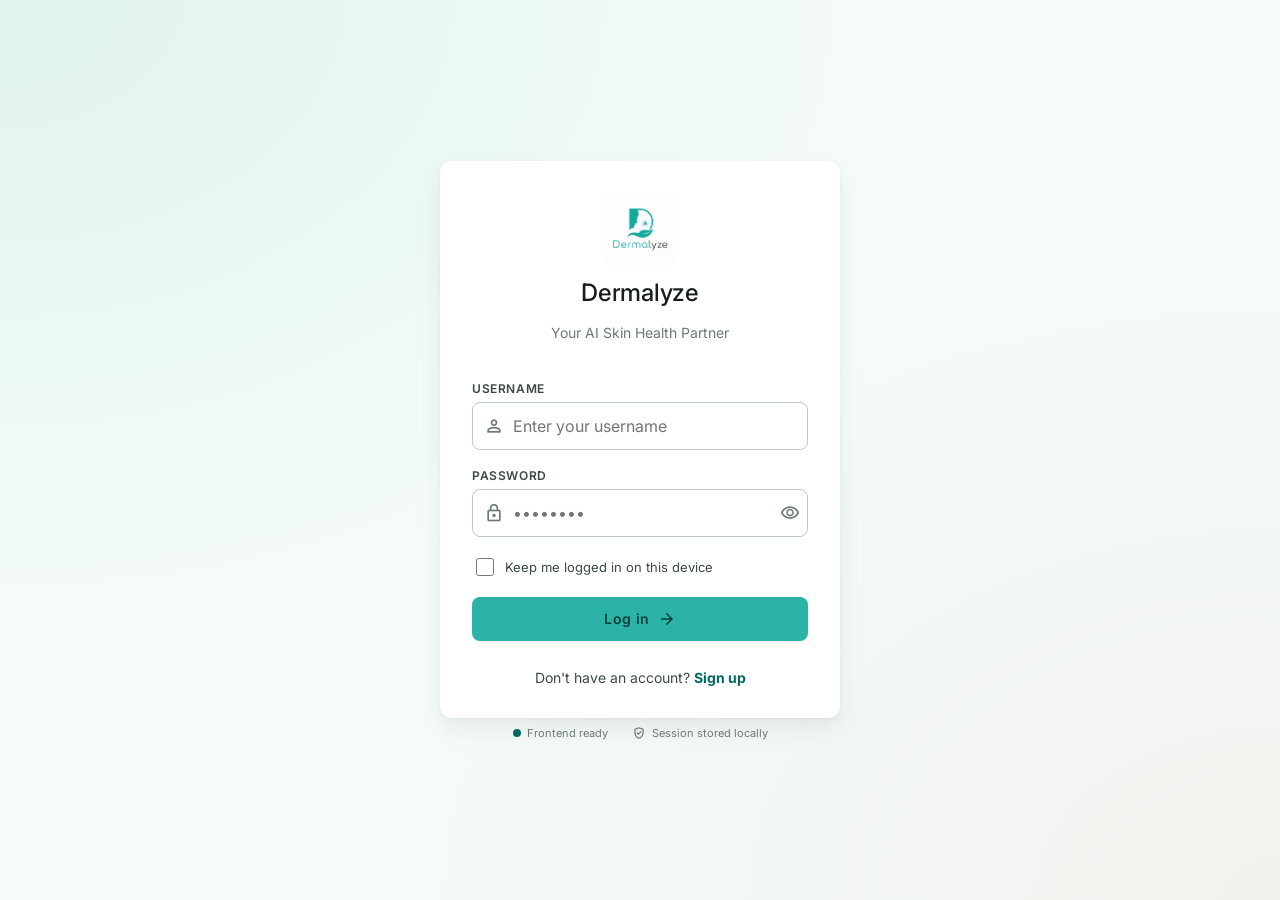
<file: frontend/index.html>
<!DOCTYPE html>
<html lang="en">
<head>
  <meta charset="UTF-8">
  <meta name="viewport" content="width=device-width, initial-scale=1.0">
  <title>Dermalyze — Log in</title>
  <link rel="preconnect" href="https://fonts.googleapis.com">
  <link href="https://fonts.googleapis.com/css2?family=Inter:wght@300;400;500;600;700;800&display=swap" rel="stylesheet">
  <link href="https://fonts.googleapis.com/css2?family=Material+Symbols+Outlined:wght,FILL@100..700,0..1&display=swap" rel="stylesheet">
  <link rel="stylesheet" href="css/style.css">
  <style>
    body.auth-body {
      min-height: 100vh;
      display: flex;
      align-items: center;
      justify-content: center;
      padding: 24px 16px;
      background:
        radial-gradient(at 0% 0%, rgba(43, 179, 168, 0.10) 0px, transparent 50%),
        radial-gradient(at 100% 100%, rgba(152, 71, 37, 0.05) 0px, transparent 50%),
        var(--background);
    }
    .auth-card {
      width: 100%;
      max-width: 400px;
      background: var(--surface-container-lowest);
      border-radius: var(--radius-xl);
      box-shadow: 0 2px 4px rgba(0,0,0,0.04), 0 12px 24px rgba(0,0,0,0.06);
      padding: 32px;
      display: flex;
      flex-direction: column;
      align-items: center;
    }
    .auth-logo { height: 72px; width: 72px; object-fit: contain; margin-bottom: 12px; border-radius: var(--radius-lg); }
    .auth-header { text-align: center; margin-bottom: var(--section-gap); }
    .auth-form { width: 100%; display: flex; flex-direction: column; gap: 18px; }
    .auth-footer { margin-top: 28px; text-align: center; font-size: 14px; color: var(--on-surface-variant); }
  </style>
</head>
<body class="auth-body">
  <main style="width: 100%; display: flex; flex-direction: column; align-items: center;">
    <div class="auth-card">
      <img class="auth-logo" src="assets/images/logo.png" alt="Dermalyze logo">
      <div class="auth-header">
        <h1 class="text-headline-md" style="margin: 0 0 4px;">Dermalyze</h1>
        <p class="text-body-md text-outline">Your AI Skin Health Partner</p>
      </div>

      <div id="login-success-note" class="banner banner-error hidden" style="background: color-mix(in srgb, var(--primary-container) 18%, transparent); color: var(--on-primary-container); margin-bottom: 4px;">
        <span class="material-symbols-outlined">check_circle</span>
        <span>Account created — log in to continue.</span>
      </div>
      <div id="login-error" class="banner banner-error hidden">
        <span class="material-symbols-outlined">error</span>
        <span></span>
      </div>

      <form id="login-form" class="auth-form" novalidate>
        <div class="field">
          <label for="username">Username</label>
          <div class="input-wrap">
            <span class="material-symbols-outlined">person</span>
            <input id="username" name="username" type="text" placeholder="Enter your username" autocomplete="username" required>
          </div>
        </div>

        <div class="field">
          <label for="password">Password</label>
          <div class="input-wrap has-trailing">
            <span class="material-symbols-outlined">lock</span>
            <input id="password" name="password" type="password" placeholder="••••••••" autocomplete="current-password" required>
            <button class="input-trailing-btn" type="button" id="toggle-password" aria-label="Show password">
              <span class="material-symbols-outlined" style="font-size:20px;">visibility</span>
            </button>
          </div>
        </div>

        <div class="checkbox-row">
          <input type="checkbox" id="remember">
          <label for="remember">Keep me logged in on this device</label>
        </div>

        <button class="btn btn-primary btn-block" type="submit">
          Log in
          <span class="material-symbols-outlined" style="font-size:18px;">arrow_forward</span>
        </button>
      </form>

      <div class="auth-footer">
        Don't have an account?
        <a href="signup.html" style="color: var(--primary); font-weight: 700; text-decoration: none;">Sign up</a>
      </div>
    </div>

    <div class="system-status">
      <div class="dot"><span class="pulse"></span>Frontend ready</div>
      <div class="dot"><span class="material-symbols-outlined" style="font-size:14px;">verified_user</span>Session stored locally</div>
    </div>
  </main>

  <script src="js/config.js"></script>
  <script src="js/api.js"></script>
  <script src="js/auth.js"></script>
</body>
</html>
</file>
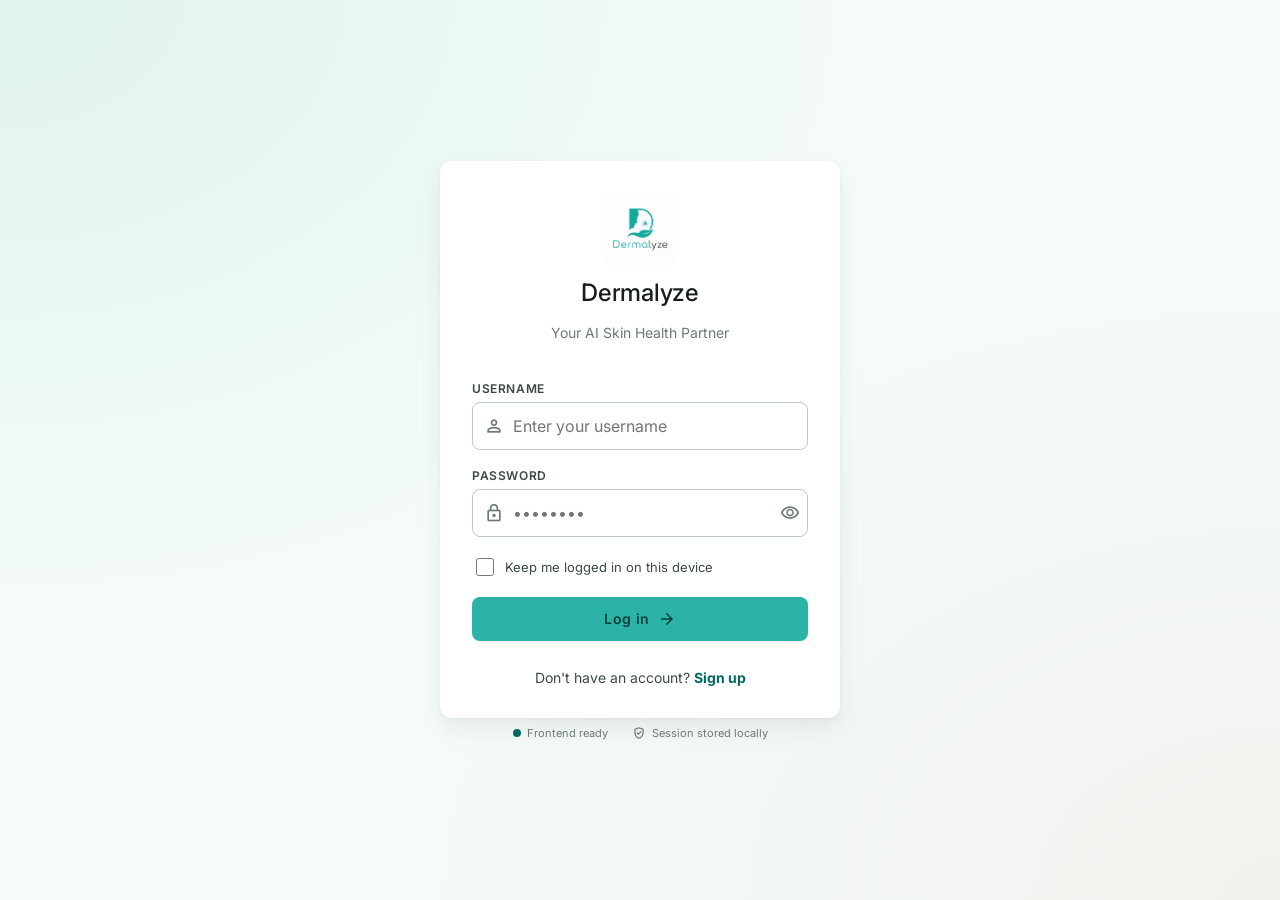
<file: frontend/body-part.html>
<!DOCTYPE html>
<html lang="en">
<head>
  <meta charset="UTF-8">
  <meta name="viewport" content="width=device-width, initial-scale=1.0">
  <title>Dermalyze — Where is the lesion?</title>
  <link rel="preconnect" href="https://fonts.googleapis.com">
  <link href="https://fonts.googleapis.com/css2?family=Inter:wght@300;400;500;600;700;800&display=swap" rel="stylesheet">
  <link href="https://fonts.googleapis.com/css2?family=Material+Symbols+Outlined:wght,FILL@100..700,0..1&display=swap" rel="stylesheet">
  <link rel="stylesheet" href="css/style.css">
</head>
<body>
  <div class="app-frame">
    <header class="topbar">
      <div class="topbar-left">
        <button class="icon-btn" data-nav-back="dashboard.html" aria-label="Go back">
          <span class="material-symbols-outlined">arrow_back</span>
        </button>
        <img class="topbar-logo" src="assets/images/logo.png" alt="">
        <span class="topbar-title">Dermalyze</span>
      </div>
      <button class="avatar-btn" data-account-btn aria-label="Account">
        <span class="material-symbols-outlined">account_circle</span>
      </button>
    </header>

    <main class="screen" style="padding-bottom: 100px;">
      <div class="stepper">
        <div class="stepper-row">
          <span class="text-label-md text-primary uppercase-label">Step 1 of 3 — Body part</span>
          <span class="text-label-sm text-outline">33%</span>
        </div>
        <div class="stepper-track"><div class="stepper-fill" style="width: 33%;"></div></div>
      </div>

      <div>
        <h1 class="text-headline-md" style="margin:0 0 6px;">Where is the lesion located?</h1>
        <p class="text-body-md text-on-surface-variant">Selecting the correct body part and side helps the model read the photo in context.</p>
      </div>

      <div class="toggle-pill">
        <button type="button" id="front-view-btn" class="active">Front</button>
        <button type="button" id="back-view-btn">Back</button>
      </div>

      <div id="regions-state" class="state-panel">
        <div class="spinner" style="border-color: color-mix(in srgb, var(--outline) 30%, transparent); border-top-color: var(--outline);"></div>
        <p>Loading body regions…</p>
      </div>

      <div id="regions-list" style="display:flex; flex-direction:column; gap:10px;"></div>

      <div id="body-part-error" class="banner banner-error hidden">
        <span class="material-symbols-outlined">error</span>
        <span></span>
      </div>
    </main>

    <footer style="position: sticky; bottom: 0; background: var(--surface-container-lowest); border-top: 1px solid var(--outline-variant); padding: 16px; display:flex; gap:12px;">
      <a href="dashboard.html" class="btn btn-outline" style="flex:1;">Cancel</a>
      <button id="next-step-btn" class="btn btn-primary" style="flex: 2;" disabled>Next: Upload photo</button>
    </footer>
  </div>

  <script src="js/config.js"></script>
  <script src="js/api.js"></script>
  <script src="js/auth.js"></script>
  <script src="js/nav.js"></script>
  <script src="js/body-part.js"></script>
</body>
</html>
</file>
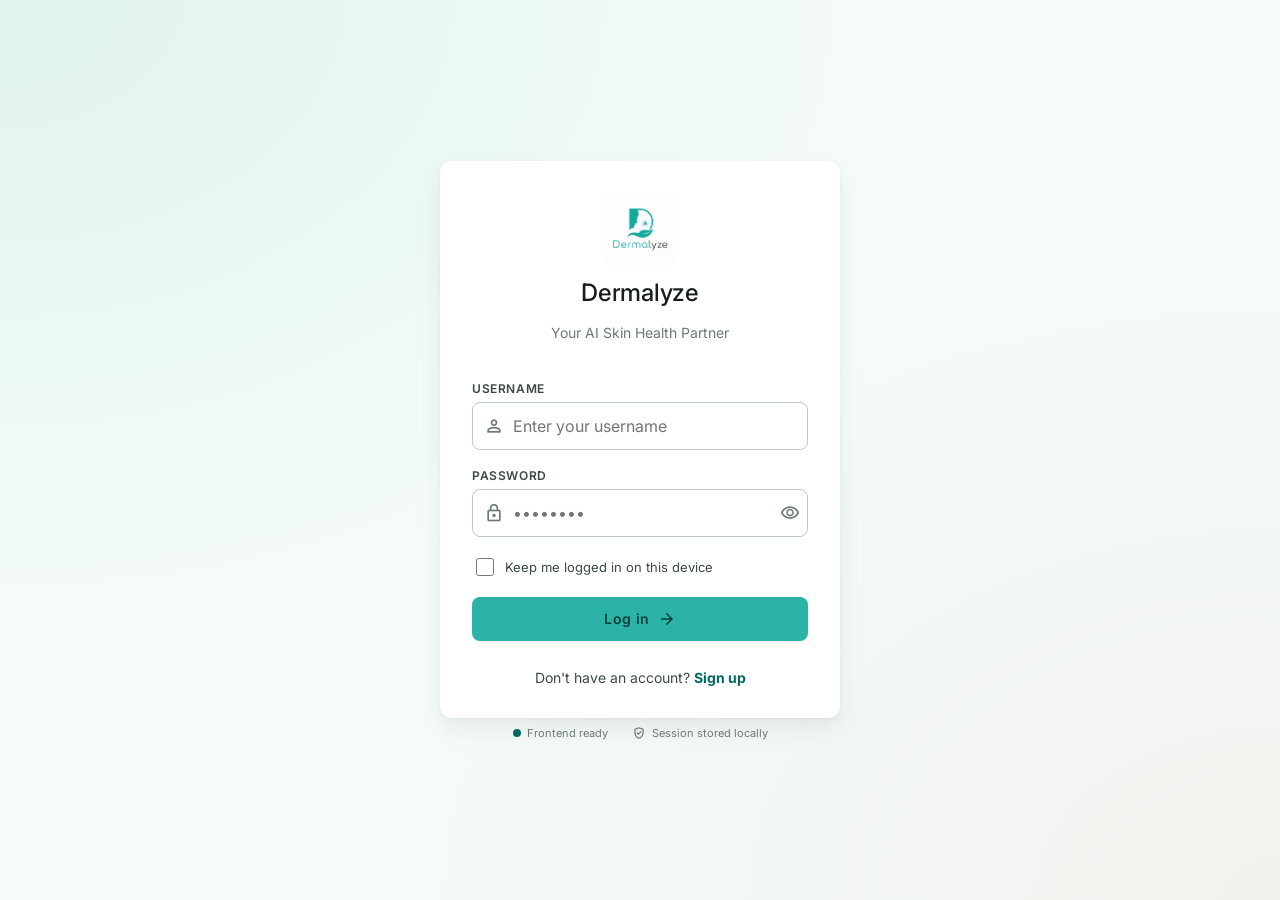
<file: frontend/hospitals.html>
<!DOCTYPE html>
<html lang="en">
<head>
  <meta charset="UTF-8">
  <meta name="viewport" content="width=device-width, initial-scale=1.0">
  <title>Dermalyze — Nearby dermatologists</title>
  <link rel="preconnect" href="https://fonts.googleapis.com">
  <link href="https://fonts.googleapis.com/css2?family=Inter:wght@300;400;500;600;700;800&display=swap" rel="stylesheet">
  <link href="https://fonts.googleapis.com/css2?family=Material+Symbols+Outlined:wght,FILL@100..700,0..1&display=swap" rel="stylesheet">
  <link rel="stylesheet" href="css/style.css">
</head>
<body>
  <div class="app-frame">
    <header class="topbar">
      <div class="topbar-left">
        <button class="icon-btn" data-nav-back="dashboard.html" aria-label="Go back">
          <span class="material-symbols-outlined">arrow_back</span>
        </button>
        <span class="topbar-title">Nearby dermatologists</span>
      </div>
      <button class="avatar-btn" data-account-btn aria-label="Account">
        <span class="material-symbols-outlined">account_circle</span>
      </button>
    </header>

    <main class="screen">
      <div id="location-banner" class="banner banner-error hidden">
        <span class="material-symbols-outlined">location_off</span>
        <span></span>
      </div>

      <div style="display:flex; gap:8px; overflow-x:auto; padding-bottom:2px;">
        <button type="button" class="radius-chip" data-radius="1500" style="white-space:nowrap; padding:8px 16px; border-radius:999px; border:1px solid var(--outline-variant); background:var(--surface-container-lowest); font-size:13px; font-weight:600; color:var(--on-surface-variant); cursor:pointer;">1.5 km</button>
        <button type="button" class="radius-chip active" data-radius="3000" style="white-space:nowrap; padding:8px 16px; border-radius:999px; border:1px solid var(--primary); background:var(--primary); color:var(--on-primary); font-size:13px; font-weight:600; cursor:pointer;">3 km</button>
        <button type="button" class="radius-chip" data-radius="7000" style="white-space:nowrap; padding:8px 16px; border-radius:999px; border:1px solid var(--outline-variant); background:var(--surface-container-lowest); font-size:13px; font-weight:600; color:var(--on-surface-variant); cursor:pointer;">7 km</button>
        <button type="button" class="radius-chip" data-radius="10000" style="white-space:nowrap; padding:8px 16px; border-radius:999px; border:1px solid var(--outline-variant); background:var(--surface-container-lowest); font-size:13px; font-weight:600; color:var(--on-surface-variant); cursor:pointer;">10 km</button>
      </div>

      <div id="clinics-state" class="state-panel">
        <div class="spinner" style="border-color: color-mix(in srgb, var(--outline) 30%, transparent); border-top-color: var(--outline);"></div>
        <p>Getting your location…</p>
      </div>

      <div id="clinics-list" style="display:flex; flex-direction:column; gap:12px;"></div>
    </main>

    <nav class="bottom-nav">
      <a class="nav-item" href="dashboard.html">
        <span class="material-symbols-outlined">dashboard</span>
        <span class="label">Dashboard</span>
      </a>
      <a class="nav-item active" href="hospitals.html">
        <span class="material-symbols-outlined">medical_services</span>
        <span class="label">Clinics</span>
      </a>
      <a class="nav-item" href="support.html">
        <span class="material-symbols-outlined">help_center</span>
        <span class="label">Support</span>
      </a>
    </nav>
  </div>

  <script src="js/config.js"></script>
  <script src="js/api.js"></script>
  <script src="js/auth.js"></script>
  <script src="js/nav.js"></script>
  <script src="js/hospitals.js"></script>
</body>
</html>
</file>
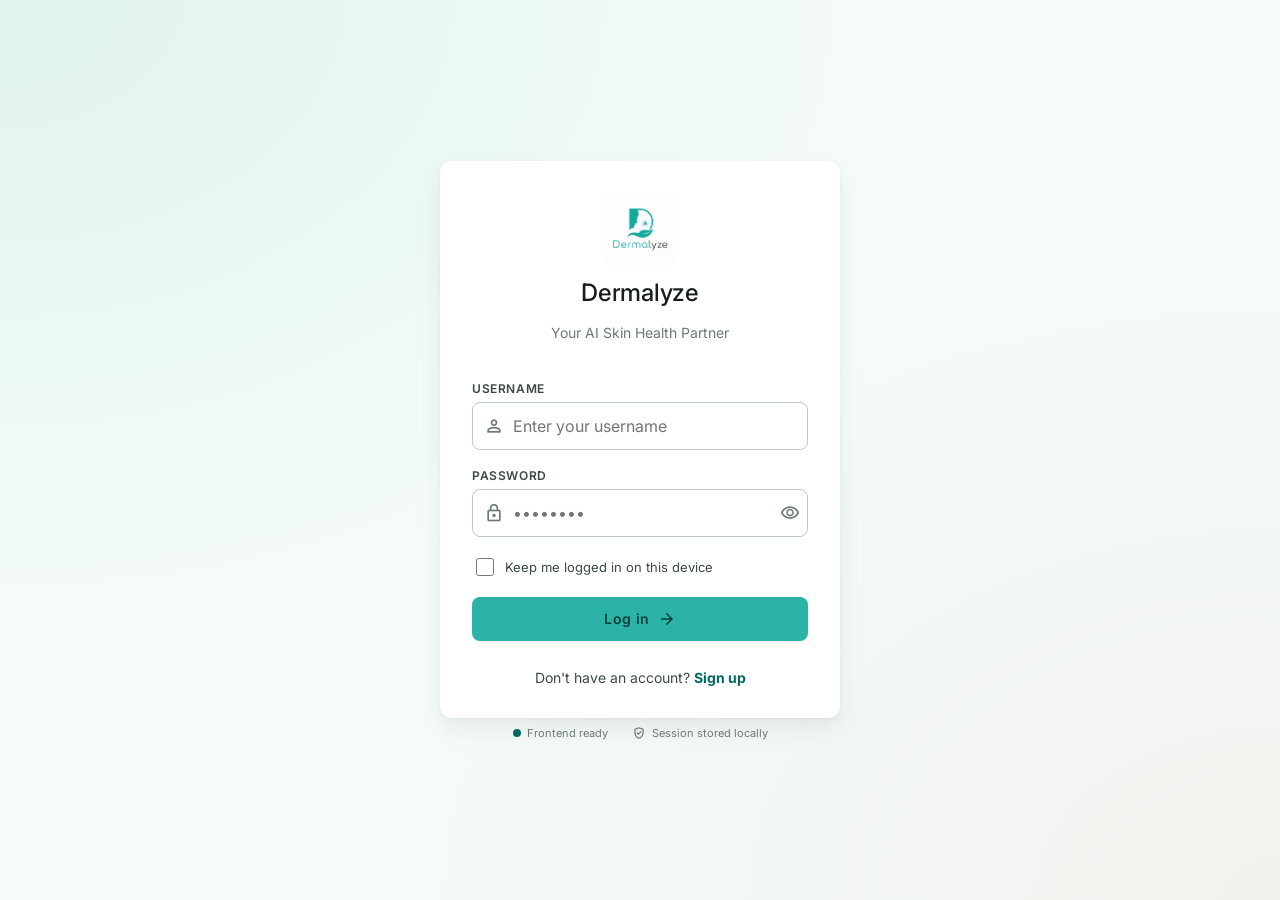
<file: frontend/results.html>
<!DOCTYPE html>
<html lang="en">
<head>
  <meta charset="UTF-8">
  <meta name="viewport" content="width=device-width, initial-scale=1.0">
  <title>Dermalyze — Analysis result</title>
  <link rel="preconnect" href="https://fonts.googleapis.com">
  <link href="https://fonts.googleapis.com/css2?family=Inter:wght@300;400;500;600;700;800&display=swap" rel="stylesheet">
  <link href="https://fonts.googleapis.com/css2?family=Material+Symbols+Outlined:wght,FILL@100..700,0..1&display=swap" rel="stylesheet">
  <link rel="stylesheet" href="css/style.css">
  <style>
    @media print {
      .topbar, .bottom-nav, footer, #next-steps { display: none !important; }
      .app-frame { box-shadow: none; margin: 0; max-width: 100%; }
      body { background: #fff; }
    }
  </style>
</head>
<body>
  <div class="app-frame">
    <header class="topbar">
      <div class="topbar-left">
        <button class="icon-btn" data-nav-back="upload.html" aria-label="Go back">
          <span class="material-symbols-outlined">arrow_back</span>
        </button>
        <span class="topbar-title">Analysis result</span>
      </div>
      <button class="avatar-btn" data-account-btn aria-label="Account">
        <span class="material-symbols-outlined">account_circle</span>
      </button>
    </header>

    <main class="screen">
      <div id="result-content" class="hidden" style="display:flex; flex-direction:column; gap: var(--section-gap);">
        <div class="stepper">
          <div class="stepper-row">
            <span class="text-label-sm text-outline uppercase-label">Step 3 of 3 — Result</span>
          </div>
          <div class="stepper-track"><div id="stepper-fill" class="stepper-fill" style="width:100%;"></div></div>
        </div>

        <div id="image-section" class="hidden" style="position:relative;">
          <div class="preview-frame">
            <img id="result-img" alt="Analyzed lesion photo">
          </div>
          <div class="preview-badge" style="position:absolute; top:12px; left:12px;">
            <span class="material-symbols-outlined" style="font-size:16px;">location_on</span>
            <span id="result-region-label">—</span>
          </div>
        </div>

        <section class="card" style="display:flex; flex-direction:column; align-items:center; gap: var(--stack-gap);">
          <div class="gauge-wrap">
            <svg viewBox="0 0 36 36">
              <circle class="gauge-track" cx="18" cy="18" r="16" fill="none" stroke-width="2.5"></circle>
              <circle id="gauge-fill" class="gauge-fill" cx="18" cy="18" r="16" fill="none" stroke-width="2.5" stroke-dasharray="0, 100"></circle>
            </svg>
            <div class="gauge-center">
              <span class="gauge-percent" id="gauge-percent">—</span>
              <span class="gauge-label" id="gauge-label">—</span>
            </div>
          </div>
          <div id="risk-badge" class="badge"></div>

          <p class="quote-line" id="gemini-report" style="width:100%; margin: 8px 0 0;"></p>

          <div id="rank-section" style="width:100%; display:none; flex-direction:column; gap:8px;">
            <h3 class="text-label-md text-outline uppercase-label" style="margin: 8px 0 0;">Other candidates considered</h3>
            <div class="rank-list" id="rank-list"></div>
          </div>
        </section>

        <section id="next-steps" style="display:flex; flex-direction:column; gap: var(--stack-gap);">
          <h3 class="text-headline-sm" style="margin:0;">Recommended next steps</h3>
          <div style="display:flex; flex-direction:column; gap:12px;">
            <a id="clinic-cta" href="hospitals.html" class="btn btn-danger hidden">
              <span class="material-symbols-outlined">calendar_month</span>
              Find a dermatologist nearby
            </a>
            <button id="print-btn" class="btn btn-outline">
              <span class="material-symbols-outlined">picture_as_pdf</span>
              Download / print report
            </button>
          </div>
        </section>

        <section class="disclaimer">
          <span class="material-symbols-outlined">info</span>
          <p>This AI-generated analysis is for informational purposes only and is not a clinical diagnosis. Always consult a licensed dermatologist for medical advice before making any health-related decisions.</p>
        </section>
      </div>

      <div id="empty-state" class="state-panel hidden">
        <span class="material-symbols-outlined">image_search</span>
        <h3>No analysis to show</h3>
        <p>Start a new scan to see a result here.</p>
        <a href="body-part.html" class="btn btn-primary">Start a scan</a>
      </div>

      <div id="model-unavailable" class="state-panel hidden">
        <span class="material-symbols-outlined">cloud_off</span>
        <h3>Prediction model not deployed yet</h3>
        <p id="model-unavailable-detail">The Vertex AI endpoint hasn't been configured on the backend yet, so classification isn't available.</p>
        <a href="upload.html" class="btn btn-primary">Back to upload</a>
      </div>
    </main>

    <nav class="bottom-nav">
      <a class="nav-item" href="dashboard.html">
        <span class="material-symbols-outlined">dashboard</span>
        <span class="label">Dashboard</span>
      </a>
      <a class="nav-item active" href="hospitals.html">
        <span class="material-symbols-outlined">medical_services</span>
        <span class="label">Clinics</span>
      </a>
      <a class="nav-item" href="support.html">
        <span class="material-symbols-outlined">help_center</span>
        <span class="label">Support</span>
      </a>
    </nav>
  </div>

  <script src="js/config.js"></script>
  <script src="js/api.js"></script>
  <script src="js/auth.js"></script>
  <script src="js/nav.js"></script>
  <script src="js/results.js"></script>
</body>
</html>
</file>
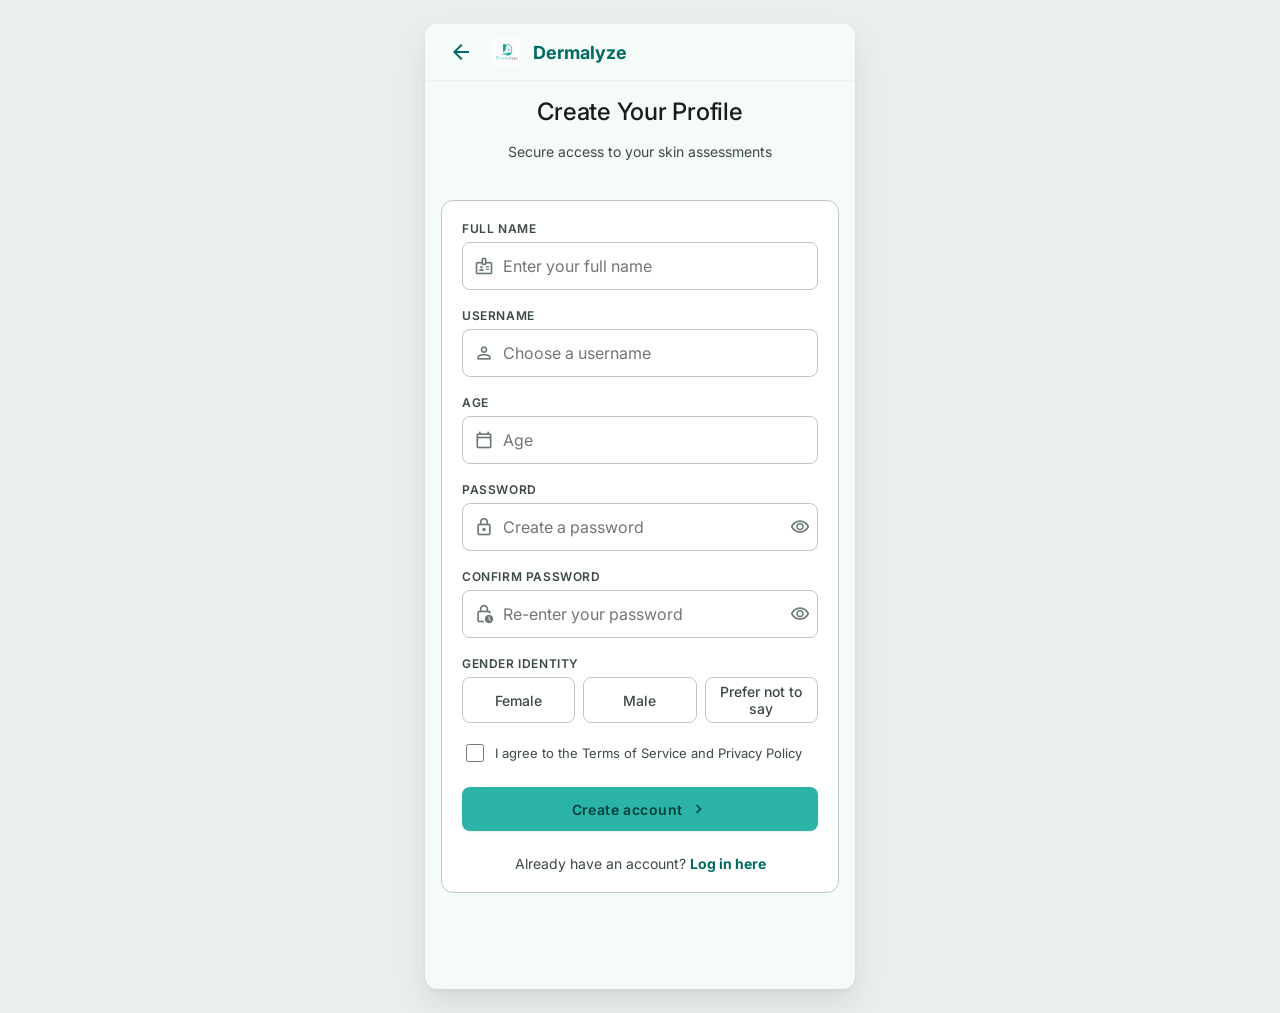
<file: frontend/signup.html>
<!DOCTYPE html>
<html lang="en">
<head>
  <meta charset="UTF-8">
  <meta name="viewport" content="width=device-width, initial-scale=1.0">
  <title>Dermalyze — Create your profile</title>
  <link rel="preconnect" href="https://fonts.googleapis.com">
  <link href="https://fonts.googleapis.com/css2?family=Inter:wght@300;400;500;600;700;800&display=swap" rel="stylesheet">
  <link href="https://fonts.googleapis.com/css2?family=Material+Symbols+Outlined:wght,FILL@100..700,0..1&display=swap" rel="stylesheet">
  <link rel="stylesheet" href="css/style.css">
</head>
<body>
  <div class="app-frame">
    <header class="topbar">
      <div class="topbar-left">
        <button class="icon-btn" data-nav-back="index.html" aria-label="Go back">
          <span class="material-symbols-outlined">arrow_back</span>
        </button>
        <img class="topbar-logo" src="assets/images/logo.png" alt="">
        <span class="topbar-title">Dermalyze</span>
      </div>
    </header>

    <main class="screen screen-narrow">
      <div style="text-align:center;">
        <h1 class="text-headline-md" style="margin: 0 0 6px;">Create Your Profile</h1>
        <p class="text-body-md text-on-surface-variant">Secure access to your skin assessments</p>
      </div>

      <div class="card">
        <div id="signup-error" class="banner banner-error hidden" style="margin-bottom: 16px;">
          <span class="material-symbols-outlined">error</span>
          <span></span>
        </div>

        <form id="signup-form" novalidate style="display:flex; flex-direction:column; gap:18px;">
          <div class="field">
            <label for="full-name">Full name</label>
            <div class="input-wrap">
              <span class="material-symbols-outlined">badge</span>
              <input id="full-name" type="text" placeholder="Enter your full name" autocomplete="name" required>
            </div>
          </div>

          <div class="field">
            <label for="username">Username</label>
            <div class="input-wrap">
              <span class="material-symbols-outlined">person</span>
              <input id="username" type="text" placeholder="Choose a username" autocomplete="username" required>
            </div>
          </div>

          <div class="field">
            <label for="age">Age</label>
            <div class="input-wrap">
              <span class="material-symbols-outlined">calendar_today</span>
              <input id="age" type="number" min="1" max="120" placeholder="Age" required>
            </div>
          </div>

          <div class="field">
            <label for="password">Password</label>
            <div class="input-wrap has-trailing">
              <span class="material-symbols-outlined">lock</span>
              <input id="password" type="password" placeholder="Create a password" autocomplete="new-password" required>
              <button class="input-trailing-btn toggle-password" type="button" aria-label="Show password">
                <span class="material-symbols-outlined" style="font-size:20px;">visibility</span>
              </button>
            </div>
          </div>

          <div class="field">
            <label for="confirm-password">Confirm password</label>
            <div class="input-wrap has-trailing">
              <span class="material-symbols-outlined">lock_clock</span>
              <input id="confirm-password" type="password" placeholder="Re-enter your password" autocomplete="new-password" required>
              <button class="input-trailing-btn toggle-password" type="button" aria-label="Show password">
                <span class="material-symbols-outlined" style="font-size:20px;">visibility</span>
              </button>
            </div>
          </div>

          <div class="field">
            <label>Gender identity</label>
            <div class="segmented" data-cols="3">
              <button type="button" class="sex-btn" data-sex="female">Female</button>
              <button type="button" class="sex-btn" data-sex="male">Male</button>
              <button type="button" class="sex-btn" data-sex="prefer_not_to_say">Prefer not to say</button>
            </div>
            <input type="hidden" id="sex-input">
          </div>

          <div class="checkbox-row">
            <input type="checkbox" id="agree-terms" required>
            <label for="agree-terms">I agree to the Terms of Service and Privacy Policy</label>
          </div>

          <button class="btn btn-primary btn-block" type="submit" style="margin-top: 4px;">
            Create account
            <span class="material-symbols-outlined" style="font-size:18px;">chevron_right</span>
          </button>
        </form>

        <div class="auth-footer" style="margin-top: 24px; text-align:center; font-size: 14px; color: var(--on-surface-variant);">
          Already have an account?
          <a href="index.html" style="color: var(--primary); font-weight: 700; text-decoration: none;">Log in here</a>
        </div>
      </div>
    </main>
  </div>

  <script src="js/config.js"></script>
  <script src="js/api.js"></script>
  <script src="js/auth.js"></script>
</body>
</html>
</file>
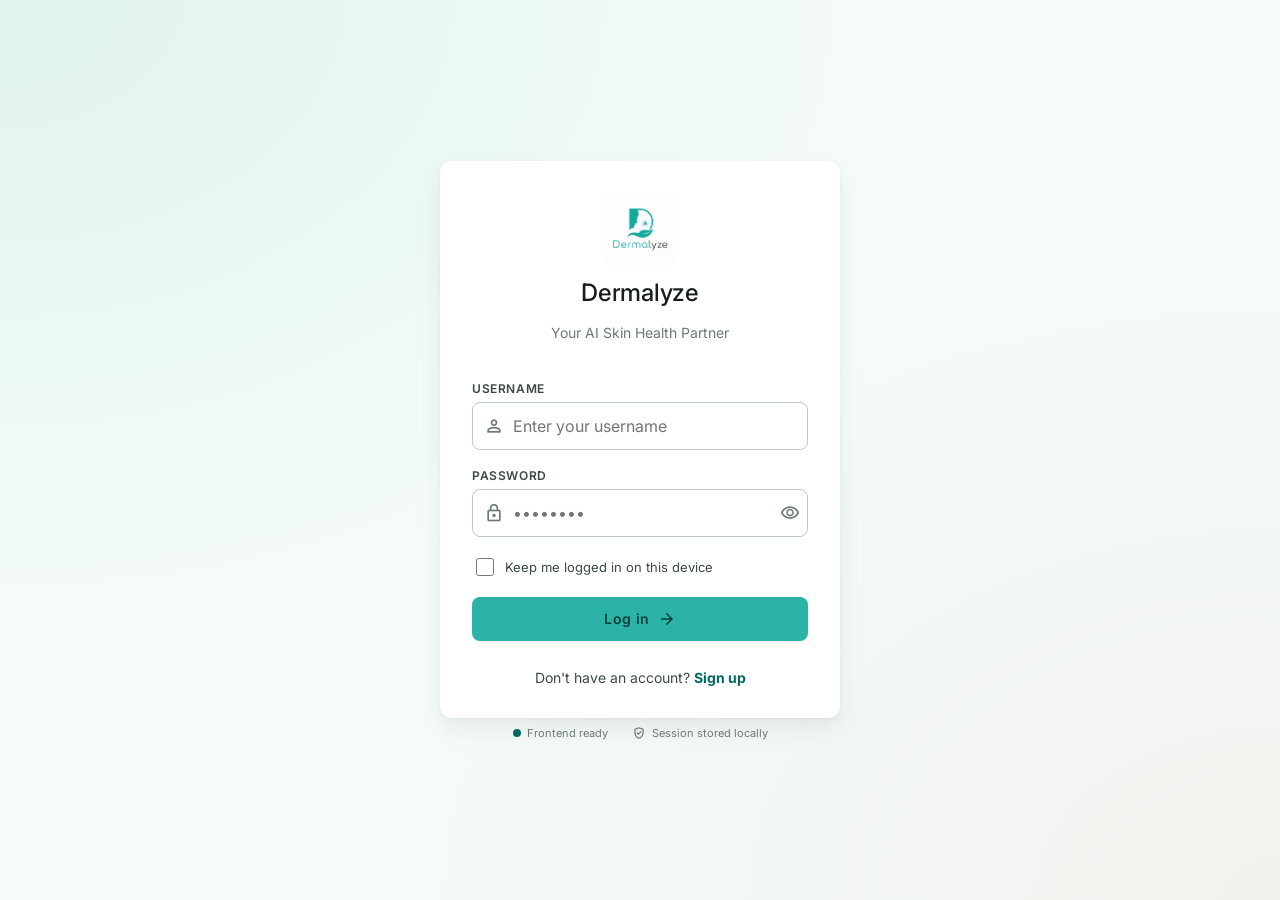
<file: frontend/support.html>
<!DOCTYPE html>
<html lang="en">
<head>
  <meta charset="UTF-8">
  <meta name="viewport" content="width=device-width, initial-scale=1.0">
  <title>Dermalyze — Support</title>
  <link rel="preconnect" href="https://fonts.googleapis.com">
  <link href="https://fonts.googleapis.com/css2?family=Inter:wght@300;400;500;600;700;800&display=swap" rel="stylesheet">
  <link href="https://fonts.googleapis.com/css2?family=Material+Symbols+Outlined:wght,FILL@100..700,0..1&display=swap" rel="stylesheet">
  <link rel="stylesheet" href="css/style.css">
</head>
<body>
  <div class="app-frame">
    <header class="topbar">
      <div class="topbar-left">
        <button class="icon-btn" data-nav-back="dashboard.html" aria-label="Go back">
          <span class="material-symbols-outlined">arrow_back</span>
        </button>
        <span class="topbar-title">Support</span>
      </div>
      <button class="avatar-btn" data-account-btn aria-label="Account">
        <span class="material-symbols-outlined">account_circle</span>
      </button>
    </header>

    <main class="screen">
      <div class="card">
        <h2 class="text-headline-sm" style="margin:0 0 6px;">How Dermalyze works</h2>
        <div style="display:flex; flex-direction:column; gap:14px; margin-top:12px;">
          <div style="display:flex; gap:12px;">
            <span class="material-symbols-outlined text-primary">looks_one</span>
            <p class="text-body-md" style="margin:0;">Pick the body area the lesion is on, front or back.</p>
          </div>
          <div style="display:flex; gap:12px;">
            <span class="material-symbols-outlined text-primary">looks_two</span>
            <p class="text-body-md" style="margin:0;">Upload or photograph a clear, well-lit close-up.</p>
          </div>
          <div style="display:flex; gap:12px;">
            <span class="material-symbols-outlined text-primary">looks_3</span>
            <p class="text-body-md" style="margin:0;">The photo is classified by a Vertex AI image model, and Gemini writes a plain-language summary of the result.</p>
          </div>
          <div style="display:flex; gap:12px;">
            <span class="material-symbols-outlined text-primary">looks_4</span>
            <p class="text-body-md" style="margin:0;">For higher-risk results, Dermalyze can look up nearby dermatology clinics using your device location.</p>
          </div>
        </div>
      </div>

      <div class="card">
        <h2 class="text-headline-sm" style="margin:0 0 6px;">Frequently asked</h2>
        <details style="margin-top:10px;">
          <summary class="text-body-lg" style="cursor:pointer; font-weight:600;">Is this a medical diagnosis?</summary>
          <p class="text-body-md text-on-surface-variant" style="margin: 8px 0 0;">No. Dermalyze is an informational AI tool, not a substitute for a licensed dermatologist. Always seek professional care for any concerning lesion.</p>
        </details>
        <details style="margin-top:14px;">
          <summary class="text-body-lg" style="cursor:pointer; font-weight:600;">Why does the analysis sometimes fail?</summary>
          <p class="text-body-md text-on-surface-variant" style="margin: 8px 0 0;">The classification step calls a Vertex AI endpoint that has to be deployed and configured by the Dermalyze team. If it isn't connected yet, you'll see a clear notice on the upload screen instead of a broken result.</p>
        </details>
        <details style="margin-top:14px;">
          <summary class="text-body-lg" style="cursor:pointer; font-weight:600;">Is my photo stored?</summary>
          <p class="text-body-md text-on-surface-variant" style="margin: 8px 0 0;">Your photo is sent directly to the analysis endpoint for classification. It is not saved to your account or displayed to other users.</p>
        </details>
      </div>

      <div class="disclaimer">
        <span class="material-symbols-outlined">info</span>
        <p>This AI-generated analysis is for informational purposes only and is not a clinical diagnosis. Always consult a licensed dermatologist for medical advice before making any health-related decisions.</p>
      </div>
    </main>

    <nav class="bottom-nav">
      <a class="nav-item" href="dashboard.html">
        <span class="material-symbols-outlined">dashboard</span>
        <span class="label">Dashboard</span>
      </a>
      <a class="nav-item" href="hospitals.html">
        <span class="material-symbols-outlined">medical_services</span>
        <span class="label">Clinics</span>
      </a>
      <a class="nav-item active" href="support.html">
        <span class="material-symbols-outlined">help_center</span>
        <span class="label">Support</span>
      </a>
    </nav>
  </div>

  <script src="js/config.js"></script>
  <script src="js/api.js"></script>
  <script src="js/auth.js"></script>
  <script src="js/nav.js"></script>
  <script>
    requireAuth();
  </script>
</body>
</html>
</file>
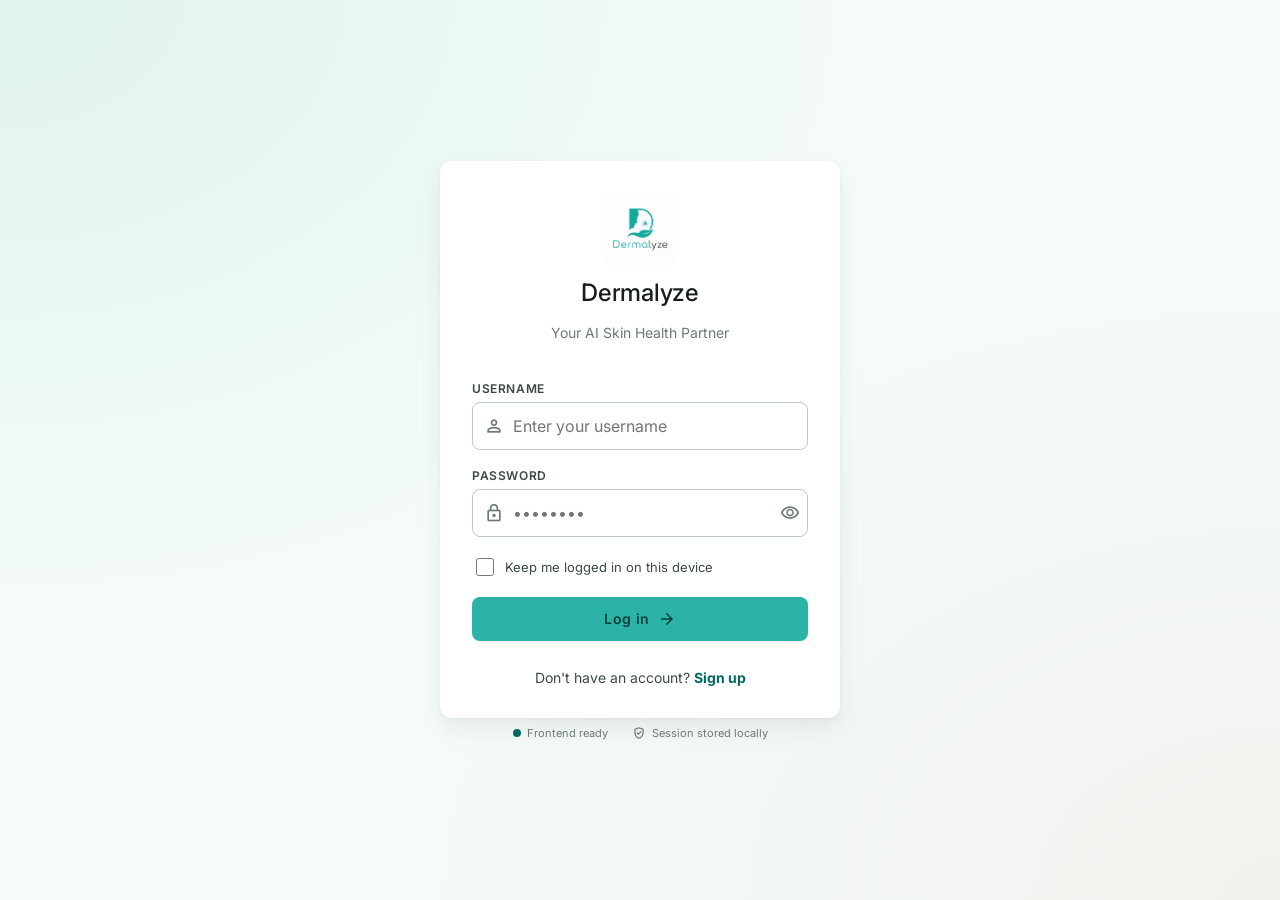
<file: frontend/upload.html>
<!DOCTYPE html>
<html lang="en">
<head>
  <meta charset="UTF-8">
  <meta name="viewport" content="width=device-width, initial-scale=1.0">
  <title>Dermalyze — Upload photo</title>
  <link rel="preconnect" href="https://fonts.googleapis.com">
  <link href="https://fonts.googleapis.com/css2?family=Inter:wght@300;400;500;600;700;800&display=swap" rel="stylesheet">
  <link href="https://fonts.googleapis.com/css2?family=Material+Symbols+Outlined:wght,FILL@100..700,0..1&display=swap" rel="stylesheet">
  <link rel="stylesheet" href="css/style.css">
</head>
<body>
  <div class="app-frame">
    <header class="topbar">
      <div class="topbar-left">
        <button class="icon-btn" data-nav-back="body-part.html" aria-label="Go back">
          <span class="material-symbols-outlined">arrow_back</span>
        </button>
        <img class="topbar-logo" src="assets/images/logo.png" alt="">
        <span class="topbar-title">Dermalyze</span>
      </div>
      <button class="avatar-btn" data-account-btn aria-label="Account">
        <span class="material-symbols-outlined">account_circle</span>
      </button>
    </header>

    <main class="screen" style="padding-bottom: 100px;">
      <div class="stepper">
        <div class="stepper-row">
          <span class="text-label-md text-primary uppercase-label">Step 2 of 3 — Photo</span>
          <span class="text-label-sm text-outline">67%</span>
        </div>
        <div class="stepper-track"><div class="stepper-fill" style="width: 67%;"></div></div>
      </div>

      <div id="region-chip" class="badge badge-success" style="align-self:flex-start;">
        <span class="material-symbols-outlined" style="font-size:16px;">location_on</span>
        <span id="region-chip-label">—</span>
      </div>

      <section style="display:flex; flex-direction:column; gap: var(--stack-gap);">
        <h2 class="text-headline-sm" style="margin:0;">Upload photo</h2>

        <div class="dropzone" id="dropzone">
          <div class="dropzone-grid">
            <label class="dropzone-cell" for="camera-input">
              <span class="material-symbols-outlined">photo_camera</span>
              <strong>Take photo</strong>
            </label>
            <label class="dropzone-cell" for="file-input">
              <span class="material-symbols-outlined">image</span>
              <strong>Upload</strong>
              <small>JPG, PNG, max 10MB</small>
            </label>
          </div>
        </div>
        <input type="file" id="camera-input" accept="image/*" capture="environment" class="hidden">
        <input type="file" id="file-input" accept="image/*" class="hidden">

        <div id="preview-wrap" class="hidden">
          <div class="preview-frame">
            <img id="preview-img" alt="Selected lesion photo">
            <span class="preview-badge" id="region-chip-2">
              <span class="material-symbols-outlined" style="font-size:16px;">location_on</span>
              <span id="region-chip-label-2">—</span>
            </span>
            <button class="preview-remove" id="remove-photo" aria-label="Remove photo" type="button">
              <span class="material-symbols-outlined" style="font-size:18px;">close</span>
            </button>
          </div>
        </div>

        <div class="card-soft" style="display:flex; gap:12px; border-radius: var(--radius-lg); padding: 14px;">
          <span class="material-symbols-outlined text-primary">info</span>
          <p class="text-body-md" style="margin:0; color: var(--on-primary-container, var(--on-surface));">For an accurate read, use a clear, well-lit, close-up photo of the lesion.</p>
        </div>
      </section>

      <section style="display:flex; flex-direction:column; gap: var(--stack-gap);">
        <h3 class="text-label-md text-outline uppercase-label" style="margin:0;">Before you shoot</h3>
        <div style="display:grid; grid-template-columns: 1fr 1fr; gap: 12px;">
          <div class="card-soft" style="border-radius: var(--radius-lg); padding: 14px; display:flex; flex-direction:column; gap:8px; align-items:flex-start;">
            <span class="material-symbols-outlined icon-filled text-primary">check_circle</span>
            <p class="text-body-md" style="margin:0;">Bright, even lighting; camera held steady and in focus</p>
          </div>
          <div class="card-soft" style="border-radius: var(--radius-lg); padding: 14px; display:flex; flex-direction:column; gap:8px; align-items:flex-start; background: var(--error-container); border-color: transparent;">
            <span class="material-symbols-outlined icon-filled text-error">cancel</span>
            <p class="text-body-md" style="margin:0; color: var(--on-error-container);">Blurry, dark, or shadowed shots — retake if in doubt</p>
          </div>
        </div>
      </section>

      <div style="display:flex; align-items:center; justify-content:center; gap:8px; color: var(--outline); padding: 4px 0;">
        <span class="material-symbols-outlined" style="font-size:16px;">lock</span>
        <p class="text-label-sm" style="margin:0;">Your photo is sent directly to the analysis endpoint over HTTPS</p>
      </div>

      <div id="upload-error" class="banner banner-error hidden">
        <span class="material-symbols-outlined">error</span>
        <span></span>
      </div>
    </main>

    <footer style="position: sticky; bottom: 0; background: var(--surface-container-lowest); border-top: 1px solid var(--outline-variant); padding: 16px;">
      <button id="analyze-btn" class="btn btn-primary btn-block" disabled>
        Start analysis
        <span class="material-symbols-outlined" style="font-size:18px;">analytics</span>
      </button>
    </footer>
  </div>

  <script src="js/config.js"></script>
  <script src="js/api.js"></script>
  <script src="js/auth.js"></script>
  <script src="js/nav.js"></script>
  <script src="js/upload.js"></script>
</body>
</html>
</file>
<file: frontend/css/style.css>
/* ==========================================================================
   Dermalyze — design tokens + components
   Palette/type scale carried over from the Stitch mockups (Frontend/*.txt)
   so every screen stays visually consistent with the original design.
   ========================================================================== */

:root {
  /* --- color: light (from the mockups' Tailwind theme) --- */
  --primary: #006a63;
  --primary-container: #2bb3a8;
  --on-primary: #ffffff;
  --on-primary-container: #003f3b;
  --on-primary-fixed-variant: #00504a;
  --inverse-primary: #5ddace;

  --secondary: #5f5e5e;
  --on-secondary: #ffffff;

  --tertiary: #984725;
  --tertiary-container: #ea8760;

  --error: #ba1a1a;
  --on-error: #ffffff;
  --error-container: #ffdad6;
  --on-error-container: #93000a;

  --background: #f5fbf8;
  --surface: #f5fbf8;
  --surface-bright: #f5fbf8;
  --surface-container-lowest: #ffffff;
  --surface-container-low: #eff5f3;
  --surface-container: #e9efed;
  --surface-container-high: #e4e9e7;
  --surface-container-highest: #dee4e2;
  --surface-variant: #dee4e2;
  --surface-dim: #d5dbd9;

  --on-background: #171d1c;
  --on-surface: #171d1c;
  --on-surface-variant: #3d4947;
  --inverse-surface: #2c3231;
  --inverse-on-surface: #ecf2f0;

  --outline: #6c7a77;
  --outline-variant: #bcc9c7;

  /* --- spacing / radius scale --- */
  --container-padding: 16px;
  --touch-target-min: 44px;
  --unit: 4px;
  --stack-gap: 12px;
  --section-gap: 24px;

  --radius-sm: 4px;
  --radius-lg: 8px;
  --radius-xl: 12px;
  --radius-container: 16px;
  --radius-full: 9999px;

  /* --- elevation (Clinical Clarity spec: tonal layers + diffused ambient shadows) --- */
  --shadow-1: 0 2px 4px rgba(0, 0, 0, 0.06);
  --shadow-2: 0 6px 12px rgba(0, 0, 0, 0.10);

  /* --- semantic risk colors (Low / High) --- */
  --risk-low-bg: #e1f0e5;
  --risk-low-fg: #1e6b3a;
  --risk-high-bg: var(--error-container);
  --risk-high-fg: var(--on-error-container);

  /* --- notice color (e.g. "this is demo data" banners; not a risk tier) --- */
  --notice-bg: #fdead2;
  --notice-fg: #8a4a10;

  /* --- type scale --- */
  --font-body: "Inter", -apple-system, BlinkMacSystemFont, "Segoe UI", sans-serif;

  color-scheme: light;
}

/* --- reset --- */
* { box-sizing: border-box; }
html, body { margin: 0; padding: 0; }
body {
  font-family: var(--font-body);
  background: var(--background);
  color: var(--on-background);
  -webkit-font-smoothing: antialiased;
  min-height: 100vh;
}
img { max-width: 100%; display: block; }
a { color: inherit; }
button { font-family: inherit; }

.material-symbols-outlined {
  font-variation-settings: "FILL" 0, "wght" 400, "GRAD" 0, "opsz" 24;
  user-select: none;
  line-height: 1;
}
.icon-filled { font-variation-settings: "FILL" 1, "wght" 400, "GRAD" 0, "opsz" 24; }

/* --- type utilities --- */
.text-display { font-size: 32px; line-height: 40px; letter-spacing: -0.02em; font-weight: 300; }
.text-display-mobile { font-size: 28px; line-height: 36px; font-weight: 300; }
.text-headline-md { font-size: 24px; line-height: 32px; letter-spacing: -0.01em; font-weight: 500; }
.text-headline-sm { font-size: 20px; line-height: 28px; font-weight: 600; }
.text-body-lg { font-size: 16px; line-height: 24px; font-weight: 400; }
.text-body-md { font-size: 14px; line-height: 20px; font-weight: 400; }
.text-label-md { font-size: 12px; line-height: 16px; letter-spacing: 0.05em; font-weight: 600; }
.text-label-sm { font-size: 11px; line-height: 14px; font-weight: 500; }
.uppercase-label { text-transform: uppercase; letter-spacing: 0.08em; }

.text-primary { color: var(--primary); }
.text-secondary { color: var(--secondary); }
.text-outline { color: var(--outline); }
.text-error { color: var(--error); }
.text-on-surface-variant { color: var(--on-surface-variant); }

/* ==========================================================================
   App shell: mobile-first frame, phone-width card on wider viewports
   ========================================================================== */
.app-frame {
  width: 100%;
  max-width: 430px;
  margin: 0 auto;
  min-height: 100vh;
  background: var(--background);
  position: relative;
  display: flex;
  flex-direction: column;
}
@media (min-width: 640px) {
  body { background: var(--surface-container); }
  .app-frame {
    min-height: calc(100vh - 48px);
    margin: 24px auto;
    border-radius: var(--radius-xl);
    box-shadow: 0 2px 4px rgba(0, 0, 0, 0.06), 0 16px 32px rgba(0, 0, 0, 0.08);
    overflow: hidden;
  }
}

/* --- top app bar --- */
.topbar {
  position: sticky;
  top: 0;
  z-index: 20;
  height: 56px;
  min-height: 56px;
  background: var(--surface);
  box-shadow: 0 1px 2px rgba(0, 0, 0, 0.06);
  display: flex;
  align-items: center;
  justify-content: space-between;
  padding: 0 var(--container-padding);
}
.topbar-left { display: flex; align-items: center; gap: 12px; min-width: 0; }
.topbar-title { font-size: 18px; font-weight: 700; color: var(--primary); white-space: nowrap; overflow: hidden; text-overflow: ellipsis; }
.topbar-logo { height: 28px; width: 28px; object-fit: contain; border-radius: var(--radius-sm); flex-shrink: 0; }
.icon-btn {
  display: flex; align-items: center; justify-content: center;
  width: 40px; height: 40px; border-radius: var(--radius-full);
  border: none; background: transparent; color: var(--primary);
  cursor: pointer; transition: background 0.15s ease, transform 0.1s ease;
}
.icon-btn:hover { background: var(--surface-container-low); }
.icon-btn:active { transform: scale(0.94); }
.avatar-btn {
  width: 36px; height: 36px; border-radius: var(--radius-full);
  border: 1px solid var(--outline-variant); background: var(--surface-container-high);
  display: flex; align-items: center; justify-content: center; color: var(--secondary);
  cursor: pointer;
}

/* --- content area --- */
.screen {
  flex: 1;
  padding: var(--container-padding);
  padding-bottom: calc(80px + var(--container-padding));
  display: flex;
  flex-direction: column;
  gap: var(--section-gap);
}
.screen-narrow { max-width: 480px; margin: 0 auto; width: 100%; }

/* --- bottom nav --- */
.bottom-nav {
  position: sticky;
  bottom: 0;
  z-index: 20;
  height: 64px;
  background: color-mix(in srgb, var(--surface) 92%, transparent);
  backdrop-filter: blur(12px);
  -webkit-backdrop-filter: blur(12px);
  box-shadow: 0 -2px 10px rgba(0, 0, 0, 0.05);
  display: flex;
  justify-content: space-around;
  align-items: center;
  padding: 0 8px;
  border-top: 1px solid var(--outline-variant);
}
.nav-item {
  display: flex; flex-direction: column; align-items: center; justify-content: center;
  gap: 2px; color: var(--secondary); text-decoration: none;
  padding: 6px 14px; border-radius: var(--radius-lg);
  transition: transform 0.1s ease;
}
.nav-item span.label { font-size: 12px; line-height: 16px; font-weight: 600; }
.nav-item:active { transform: scale(0.92); }
.nav-item.active { color: var(--primary); }
.nav-item.active .material-symbols-outlined { font-variation-settings: "FILL" 1, "wght" 400, "GRAD" 0, "opsz" 24; }

/* ==========================================================================
   Forms
   ========================================================================== */
.field { display: flex; flex-direction: column; gap: 6px; }
.field-row { display: flex; justify-content: space-between; align-items: center; }
.field label {
  font-size: 12px; font-weight: 600; letter-spacing: 0.05em; text-transform: uppercase;
  color: var(--on-surface-variant);
}
.input-wrap { position: relative; }
.input-wrap .material-symbols-outlined {
  position: absolute; left: 12px; top: 50%; transform: translateY(-50%);
  color: var(--outline); font-size: 20px; pointer-events: none;
}
.input-wrap input, .input-wrap select {
  width: 100%;
  height: 48px;
  padding: 0 16px 0 40px;
  border: 1px solid var(--outline-variant);
  border-radius: var(--radius-lg);
  background: var(--surface-container-lowest);
  color: var(--on-surface);
  font-size: 16px;
  font-family: inherit;
  outline: none;
  transition: border-color 0.15s ease, box-shadow 0.15s ease;
}
.input-wrap input:focus, .input-wrap select:focus {
  border-color: var(--primary);
  box-shadow: 0 0 0 3px color-mix(in srgb, var(--primary) 18%, transparent);
}
.input-wrap.has-trailing input { padding-right: 44px; }
.input-trailing-btn {
  position: absolute; right: 8px; top: 50%; transform: translateY(-50%);
  border: none; background: transparent; color: var(--outline);
  width: 32px; height: 32px; border-radius: var(--radius-full);
  display: flex; align-items: center; justify-content: center; cursor: pointer;
}
.input-trailing-btn:hover { color: var(--on-surface); background: var(--surface-container-low); }

.checkbox-row { display: flex; align-items: center; gap: 8px; }
.checkbox-row input[type="checkbox"] {
  width: 18px; height: 18px; accent-color: var(--primary); cursor: pointer;
}
.checkbox-row label { font-size: 13px; color: var(--on-surface-variant); cursor: pointer; }

.segmented { display: grid; gap: 8px; }
.segmented[data-cols="2"] { grid-template-columns: repeat(2, 1fr); }
.segmented[data-cols="3"] { grid-template-columns: repeat(3, 1fr); }
.segmented button {
  height: 46px; border-radius: var(--radius-lg); border: 1px solid var(--outline-variant);
  background: var(--surface-container-lowest); color: var(--on-surface-variant);
  font-size: 14px; font-weight: 500; cursor: pointer; transition: all 0.15s ease;
}
.segmented button:hover { background: var(--surface-container-low); }
.segmented button.selected {
  background: var(--primary-container); color: var(--on-primary-container);
  border-color: var(--primary-container);
}
.segmented button:active { transform: scale(0.97); }

/* --- buttons --- */
.btn {
  display: inline-flex; align-items: center; justify-content: center; gap: 8px;
  height: var(--touch-target-min);
  padding: 0 20px;
  border-radius: var(--radius-lg);
  border: none;
  font-size: 14px; font-weight: 600; letter-spacing: 0.03em;
  cursor: pointer;
  transition: filter 0.15s ease, transform 0.08s ease, opacity 0.15s ease;
  font-family: inherit;
  text-decoration: none;
}
.btn:active { transform: scale(0.98); }
.btn:disabled { opacity: 0.45; cursor: not-allowed; filter: none; }
.btn-block { width: 100%; }
.btn-primary { background: var(--primary-container); color: var(--on-primary-container); box-shadow: 0 1px 2px rgba(0,0,0,0.08); }
.btn-primary:hover:not(:disabled) { filter: brightness(1.06); }
.btn-danger { background: var(--error); color: var(--on-error); }
.btn-danger:hover:not(:disabled) { filter: brightness(1.08); }
.btn-outline {
  background: transparent; color: var(--on-surface-variant);
  border: 2px solid var(--outline-variant);
}
.btn-outline:hover:not(:disabled) { background: var(--surface-container-low); }
.btn-text { background: transparent; color: var(--primary); padding: 0 4px; height: auto; }

/* --- cards / sections --- */
.card {
  background: var(--surface-container-lowest);
  border: 1px solid var(--outline-variant);
  border-radius: var(--radius-xl);
  padding: 20px;
}
.card-soft { background: var(--surface-container-low); border: 1px solid color-mix(in srgb, var(--outline-variant) 60%, transparent); }
/* High-risk results get a red-tinted card, matching the Stitch high-risk mockup. */
.card.risk-high {
  border-color: color-mix(in srgb, var(--error) 45%, var(--outline-variant));
  box-shadow: 0 0 0 1px color-mix(in srgb, var(--error) 12%, transparent);
}

/* --- progress / stepper --- */
.stepper { display: flex; flex-direction: column; gap: 8px; }
.stepper-row { display: flex; justify-content: space-between; align-items: baseline; }
.stepper-track { height: 6px; background: var(--surface-container-highest); border-radius: var(--radius-full); overflow: hidden; }
.stepper-fill { height: 100%; background: var(--primary-container); border-radius: var(--radius-full); transition: width 0.3s ease; }
.stepper-fill.error { background: var(--error); }

/* --- toggle pill group (front / back view) --- */
.toggle-pill {
  display: flex; padding: 4px; background: var(--surface-container-high);
  border-radius: var(--radius-xl);
}
.toggle-pill button {
  flex: 1; padding: 10px 0; border: none; background: transparent;
  border-radius: var(--radius-lg); font-size: 13px; font-weight: 600;
  color: var(--on-surface-variant); cursor: pointer; transition: all 0.15s ease;
}
.toggle-pill button.active { background: var(--surface-container-lowest); color: var(--primary); box-shadow: 0 1px 2px rgba(0,0,0,0.08); }

/* --- body region list item --- */
.zone-item {
  display: flex; align-items: center; justify-content: space-between; gap: 12px;
  padding: 14px 16px; border-radius: var(--radius-lg);
  border: 1px solid var(--outline-variant); background: var(--surface-container-lowest);
  cursor: pointer; transition: all 0.15s ease;
}
.zone-item:hover { background: var(--surface-container-low); }
.zone-item .zone-label { display: flex; align-items: center; gap: 10px; font-size: 15px; font-weight: 500; color: var(--on-surface); }
.zone-item .check-icon { opacity: 0; color: var(--primary); transition: opacity 0.15s ease; }
.zone-item.selected {
  border-color: var(--primary); background: color-mix(in srgb, var(--primary-container) 10%, var(--surface-container-lowest));
  box-shadow: inset 0 0 0 1px var(--primary);
}
.zone-item.selected .check-icon { opacity: 1; }

/* --- upload dropzone --- */
.dropzone {
  border: 2px dashed var(--primary);
  border-radius: var(--radius-xl);
  background: color-mix(in srgb, var(--primary-container) 8%, transparent);
  cursor: pointer;
  transition: background 0.15s ease;
  overflow: hidden;
}
.dropzone.dragover { background: color-mix(in srgb, var(--primary-container) 20%, transparent); }
.dropzone-grid { display: grid; grid-template-columns: 1fr 1fr; }
.dropzone-cell {
  display: flex; flex-direction: column; align-items: center; justify-content: center; gap: 10px;
  padding: 28px 16px; text-align: center;
  transition: background 0.15s ease;
}
.dropzone-cell:hover { background: color-mix(in srgb, var(--primary-container) 20%, transparent); }
.dropzone-cell + .dropzone-cell { border-left: 1px solid color-mix(in srgb, var(--primary) 20%, transparent); }
.dropzone-cell .material-symbols-outlined { font-size: 48px; color: var(--primary); }
.dropzone-cell strong { color: var(--primary); font-size: 15px; }
.dropzone-cell small { color: var(--outline); font-size: 12px; }

.preview-frame {
  position: relative;
  border-radius: var(--radius-xl);
  overflow: hidden;
  aspect-ratio: 1 / 1;
  box-shadow: 0 4px 12px rgba(0,0,0,0.1);
  border: 1px solid var(--outline-variant);
  background: var(--surface-container);
}
.preview-frame img { width: 100%; height: 100%; object-fit: cover; }
.preview-badge {
  position: absolute; top: 12px; left: 12px;
  background: color-mix(in srgb, var(--primary) 90%, transparent);
  color: var(--on-primary); padding: 6px 12px; border-radius: var(--radius-full);
  display: flex; align-items: center; gap: 6px; font-size: 12px; font-weight: 600;
  backdrop-filter: blur(6px);
}
.preview-remove {
  position: absolute; top: 12px; right: 12px;
  width: 32px; height: 32px; border-radius: var(--radius-full);
  border: none; background: rgba(0,0,0,0.55); color: #fff;
  display: flex; align-items: center; justify-content: center; cursor: pointer;
}

/* High-risk photo gets a pulsing red alert border (no badge/label on the image itself). */
.preview-frame.risk-high { border: 2px solid color-mix(in srgb, var(--error) 45%, transparent); }
.preview-frame.risk-high::after {
  content: ""; position: absolute; inset: 0; pointer-events: none;
  border: 4px solid color-mix(in srgb, var(--error) 40%, transparent);
  border-radius: inherit;
  animation: risk-pulse 1.8s ease-in-out infinite;
}
@keyframes risk-pulse { 0%, 100% { opacity: 1; } 50% { opacity: 0.35; } }

/* --- risk badge / result heading --- */
.badge {
  display: inline-flex; align-items: center; gap: 6px;
  padding: 8px 16px; border-radius: var(--radius-full);
  font-size: 13px; font-weight: 600;
}
.badge-error { background: var(--error-container); color: var(--on-error-container); border: 1px solid color-mix(in srgb, var(--error) 30%, transparent); }
.badge-success { background: color-mix(in srgb, var(--primary-container) 20%, transparent); color: var(--primary); border: 1px solid color-mix(in srgb, var(--primary-container) 30%, transparent); }

.result-heading-row { display: flex; align-items: flex-start; justify-content: space-between; gap: 12px; }
.result-heading-text { min-width: 0; }
.result-classification { font-size: 20px; font-weight: 600; color: var(--on-surface); line-height: 1.3; margin: 0; }
.result-subtitle { font-size: 14px; color: var(--on-surface-variant); margin: 4px 0 0; }
.result-heading-side { display: flex; flex-direction: column; align-items: flex-end; gap: 6px; flex-shrink: 0; }
.result-ref { font-size: 11px; color: var(--outline); white-space: nowrap; }

.result-success {
  display: flex; align-items: center; justify-content: center; gap: 8px;
  color: var(--primary); font-size: 16px; font-weight: 600;
  padding: 4px 0;
}

.quote-line {
  border-left: 4px solid var(--primary-container);
  padding-left: 16px; font-size: 16px; line-height: 1.6; color: var(--on-surface);
}

/* --- disclaimer --- */
.disclaimer {
  display: flex; gap: 12px; padding: 16px;
  background: var(--surface-container); border-radius: var(--radius-xl);
  border-top: 4px solid color-mix(in srgb, var(--secondary) 30%, transparent);
}
.disclaimer .material-symbols-outlined { color: var(--secondary); flex-shrink: 0; }
.disclaimer p { margin: 0; font-size: 11px; line-height: 1.5; color: var(--on-surface); }

/* Compact one-liner used on every other screen so the reference-only notice is
   visible throughout the flow, not just on the results page. */
.app-disclaimer {
  margin: 0; padding: 10px var(--container-padding, 16px);
  font-size: 10.5px; line-height: 1.4; color: var(--outline);
  text-align: center;
}

/* --- clinic card --- */
.clinic-card { display: flex; flex-direction: column; gap: 12px; }
.clinic-head { display: flex; justify-content: space-between; align-items: flex-start; gap: 12px; }
.clinic-head h4 { margin: 0; font-size: 16px; font-weight: 700; color: var(--on-surface); }
.clinic-meta { display: flex; gap: 16px; padding: 10px 0; border-top: 1px solid color-mix(in srgb, var(--outline-variant) 60%, transparent); border-bottom: 1px solid color-mix(in srgb, var(--outline-variant) 60%, transparent); }
.clinic-meta span { display: flex; align-items: center; gap: 6px; font-size: 13px; color: var(--secondary); }
.status-pill { font-size: 11px; font-weight: 600; padding: 3px 10px; border-radius: var(--radius-full); }
.status-open { background: color-mix(in srgb, var(--primary-container) 20%, transparent); color: var(--primary); }
.status-closed { background: var(--error-container); color: var(--on-error-container); }

/* --- empty / loading / error states --- */
.state-panel {
  display: flex; flex-direction: column; align-items: center; text-align: center; gap: 12px;
  padding: 40px 20px; color: var(--on-surface-variant);
}
.state-panel .material-symbols-outlined { font-size: 42px; color: var(--outline); }
.state-panel h3 { margin: 0; font-size: 16px; color: var(--on-surface); }
.state-panel p { margin: 0; font-size: 13px; line-height: 1.5; max-width: 34ch; }

.spinner {
  width: 22px; height: 22px; border-radius: 50%;
  border: 3px solid color-mix(in srgb, var(--on-primary-container) 30%, transparent);
  border-top-color: var(--on-primary-container);
  animation: spin 0.7s linear infinite;
}
@keyframes spin { to { transform: rotate(360deg); } }

.banner {
  display: flex; align-items: flex-start; gap: 10px;
  padding: 12px 14px; border-radius: var(--radius-lg);
  font-size: 13px; line-height: 1.5;
}
.banner-error { background: var(--error-container); color: var(--on-error-container); }
.banner .material-symbols-outlined { font-size: 18px; }

.system-status { display: flex; justify-content: center; gap: var(--section-gap); margin-top: 8px; }
.system-status .dot { display: flex; align-items: center; gap: 6px; font-size: 11px; color: var(--outline); }
.system-status .pulse { width: 8px; height: 8px; border-radius: 50%; background: var(--primary); animation: pulse 2s ease-in-out infinite; }
@keyframes pulse { 0%, 100% { opacity: 1; } 50% { opacity: 0.4; } }

@media (prefers-reduced-motion: reduce) {
  * { animation: none !important; transition: none !important; }
}

.hidden { display: none !important; }

/* ==========================================================================
   4-step circular stepper (Account → Body Part → Capture → Review)
   ========================================================================== */
.circle-stepper {
  display: flex;
  align-items: flex-start;
  gap: 0;
}
.circle-step {
  display: flex;
  flex-direction: column;
  align-items: center;
  gap: 6px;
  flex: 1;
  position: relative;
}
.circle-step::before {
  content: "";
  position: absolute;
  top: 15px;
  right: 50%;
  width: 100%;
  height: 2px;
  background: var(--surface-container-highest);
  z-index: 0;
}
.circle-step:first-child::before { display: none; }
.circle-step.done::before { background: var(--primary); }
.circle-step .dot {
  width: 30px; height: 30px;
  border-radius: 50%;
  display: flex; align-items: center; justify-content: center;
  font-size: 13px; font-weight: 700;
  background: var(--surface-container-highest);
  color: var(--outline);
  position: relative; z-index: 1;
  transition: background 0.2s ease, color 0.2s ease;
}
.circle-step .step-label {
  font-size: 11px; font-weight: 600; color: var(--outline);
  text-align: center;
}
.circle-step.done .dot { background: var(--primary); color: var(--on-primary); }
.circle-step.done .step-label { color: var(--on-surface-variant); }
.circle-step.current .dot {
  background: var(--surface-container-lowest);
  color: var(--primary);
  border: 2px solid var(--primary);
  box-shadow: 0 0 0 4px color-mix(in srgb, var(--primary) 16%, transparent);
}
.circle-step.current .step-label { color: var(--primary); font-weight: 700; }

/* ==========================================================================
   Dashboard
   ========================================================================== */
.dash-hero {
  border-radius: var(--radius-container);
  padding: 22px;
  background: linear-gradient(135deg, var(--primary) 0%, var(--primary-container) 100%);
  color: var(--on-primary);
  display: flex; flex-direction: column; gap: 6px;
  box-shadow: var(--shadow-2);
}
.dash-hero h2 { margin: 0; font-size: 19px; font-weight: 700; }
.dash-hero p { margin: 0 0 6px; font-size: 14px; opacity: 0.92; line-height: 1.5; }
.dash-hero .btn { background: var(--on-primary); color: var(--primary); align-self: flex-start; }

.stat-row { display: grid; grid-template-columns: repeat(3, 1fr); gap: 10px; }
.stat-tile {
  background: var(--surface-container-lowest);
  border-radius: var(--radius-xl);
  box-shadow: var(--shadow-1);
  padding: 14px 8px;
  text-align: center;
  display: flex; flex-direction: column; gap: 4px;
}
.stat-tile .stat-label { font-size: 10px; font-weight: 700; letter-spacing: 0.06em; color: var(--outline); text-transform: uppercase; }
.stat-tile .stat-value { font-size: 17px; font-weight: 700; color: var(--primary); }
.stat-tile .stat-sub { font-size: 10px; color: var(--outline); }

.section-head { display: flex; align-items: baseline; justify-content: space-between; }
.section-head h3 { margin: 0; font-size: 17px; font-weight: 700; }
.section-head a, .section-head button.link {
  font-size: 13px; font-weight: 600; color: var(--primary);
  background: none; border: none; cursor: pointer; text-decoration: none; padding: 0;
}

.activity-card {
  background: var(--surface-container-lowest);
  border-radius: var(--radius-xl);
  box-shadow: var(--shadow-1);
  overflow: hidden;
  display: flex; flex-direction: column;
  text-decoration: none; color: inherit;
  cursor: pointer;
}
.activity-card .thumb { width: 100%; aspect-ratio: 16/9; object-fit: cover; background: var(--surface-container-high); }
.activity-card .body { padding: 14px 16px; display: flex; flex-direction: column; gap: 6px; }
.activity-card .meta-row { display: flex; align-items: center; justify-content: space-between; gap: 8px; }
.activity-card .meta-row .when { font-size: 13px; color: var(--on-surface-variant); font-weight: 600; }
.activity-card .finding { margin: 0; font-size: 13.5px; color: var(--on-surface-variant); line-height: 1.5; }
.activity-card .view-link { font-size: 13px; font-weight: 600; color: var(--primary); display: inline-flex; align-items: center; gap: 2px; }

.risk-pill {
  display: inline-flex; align-items: center; gap: 4px;
  padding: 4px 10px; border-radius: var(--radius-full);
  font-size: 10.5px; font-weight: 700; letter-spacing: 0.03em; text-transform: uppercase;
  white-space: nowrap;
}
.risk-pill.low { background: var(--risk-low-bg); color: var(--risk-low-fg); }
.risk-pill.high { background: var(--risk-high-bg); color: var(--risk-high-fg); }

.detect-grid { display: grid; grid-template-columns: 1fr 1fr; gap: 10px; }
.detect-card {
  background: var(--surface-container-lowest);
  border-radius: var(--radius-xl);
  box-shadow: var(--shadow-1);
  padding: 14px;
  display: flex; flex-direction: column; gap: 6px;
}
.detect-card .detect-icon {
  width: 34px; height: 34px; border-radius: var(--radius-lg);
  background: color-mix(in srgb, var(--primary-container) 20%, transparent);
  color: var(--primary);
  display: flex; align-items: center; justify-content: center;
  font-size: 20px;
}
.detect-card .detect-icon.detect-icon-danger {
  background: var(--error-container);
  color: var(--error);
}
.detect-card h4 { margin: 4px 0 0; font-size: 14px; font-weight: 700; color: var(--on-surface); }
.detect-card p { margin: 0; font-size: 12.5px; color: var(--on-surface-variant); line-height: 1.4; }

.tip-card {
  display: flex; gap: 12px; align-items: flex-start;
  background: var(--surface-container-low);
  border-radius: var(--radius-xl);
  padding: 14px 16px;
}
.tip-card .icon-badge {
  width: 32px; height: 32px; border-radius: var(--radius-lg);
  background: color-mix(in srgb, var(--primary-container) 25%, transparent);
  display: flex; align-items: center; justify-content: center;
  color: var(--primary); flex-shrink: 0;
}
.tip-card p { margin: 0; font-size: 13.5px; color: var(--on-surface-variant); line-height: 1.5; }
.tip-card strong { color: var(--primary); }

/* ==========================================================================
   Body-part silhouette hotspots
   ========================================================================== */
.silhouette-card {
  position: relative;
  border-radius: var(--radius-container);
  background: var(--surface-container-lowest);
  box-shadow: var(--shadow-1);
  padding: 8px;
  overflow: hidden;
}
.silhouette-frame { position: relative; width: 100%; }
.silhouette-frame img { width: 100%; height: auto; display: block; }
.hotspot {
  position: absolute;
  transform: translate(-50%, -50%);
  width: 15%;
  aspect-ratio: 1;
  min-width: 34px;
  border-radius: 50%;
  border: none;
  background: transparent;
  cursor: pointer;
  transition: background 0.15s ease, box-shadow 0.15s ease;
}
.hotspot:hover, .hotspot:focus-visible { background: color-mix(in srgb, var(--primary) 14%, transparent); outline: none; }
.hotspot:focus-visible { box-shadow: 0 0 0 3px color-mix(in srgb, var(--primary) 35%, transparent); }
.hotspot.selected { background: color-mix(in srgb, var(--primary) 22%, transparent); box-shadow: 0 0 0 2px var(--primary); }
.silhouette-hint {
  position: absolute; bottom: 10px; left: 50%; transform: translateX(-50%);
  background: color-mix(in srgb, var(--surface-container-lowest) 88%, transparent);
  backdrop-filter: blur(6px);
  border: 1px solid var(--outline-variant);
  border-radius: var(--radius-full);
  padding: 6px 12px;
  font-size: 12px; font-weight: 600; color: var(--primary);
  display: flex; align-items: center; gap: 6px;
  pointer-events: none;
}
.selected-region-label {
  text-align: center; font-size: 13px; font-weight: 600; color: var(--on-surface-variant);
  padding-top: 4px;
}
.selected-region-label strong { color: var(--primary); }

/* ==========================================================================
   Analysis result: texture/pigment note cards
   ========================================================================== */
.note-grid { display: grid; grid-template-columns: 1fr 1fr; gap: 10px; }
@media (max-width: 380px) { .note-grid { grid-template-columns: 1fr; } }
.note-card {
  background: var(--surface-container-low);
  border-radius: var(--radius-lg);
  padding: 14px;
  display: flex; flex-direction: column; gap: 6px;
}
.note-grid.risk-high .note-card { background: color-mix(in srgb, var(--error-container) 45%, var(--surface-container-low)); }
.note-grid.risk-high .note-card .note-label { color: var(--error); }
.note-card .note-label {
  display: flex; align-items: center; gap: 6px;
  font-size: 12px; font-weight: 700; letter-spacing: 0.04em; text-transform: uppercase;
  color: var(--primary);
}
.note-card p { margin: 0; font-size: 13px; color: var(--on-surface-variant); line-height: 1.5; }

/* ==========================================================================
   Clinics: search, filters, rating stars, map
   ========================================================================== */
.search-input-wrap {
  position: relative;
}
.search-input-wrap .material-symbols-outlined {
  position: absolute; left: 14px; top: 50%; transform: translateY(-50%);
  color: var(--outline);
}
.search-input-wrap input {
  width: 100%; height: 46px;
  padding: 0 16px 0 42px;
  border-radius: var(--radius-full);
  border: 1px solid var(--outline-variant);
  background: var(--surface-container-lowest);
  font-size: 14px; color: var(--on-surface);
  outline: none;
}
.search-input-wrap input:focus { border-color: var(--primary); box-shadow: 0 0 0 3px color-mix(in srgb, var(--primary) 16%, transparent); }

.filter-row { display: flex; gap: 8px; overflow-x: auto; padding-bottom: 2px; }
.filter-chip {
  white-space: nowrap;
  padding: 8px 16px;
  border-radius: var(--radius-full);
  border: 1px solid var(--outline-variant);
  background: var(--surface-container-lowest);
  color: var(--on-surface-variant);
  font-size: 12.5px; font-weight: 600;
  cursor: pointer;
  transition: all 0.15s ease;
  display: inline-flex; align-items: center; gap: 4px;
}
.filter-chip:hover { background: var(--surface-container-low); }
.filter-chip.active { background: var(--primary); border-color: var(--primary); color: var(--on-primary); }

.map-frame {
  width: 100%; aspect-ratio: 16/9;
  border-radius: var(--radius-container);
  overflow: hidden;
  border: 1px solid var(--outline-variant);
  box-shadow: var(--shadow-1);
}
.map-frame iframe { width: 100%; height: 100%; border: 0; display: block; }

.stars { display: inline-flex; align-items: center; gap: 3px; }
.stars .material-symbols-outlined { font-size: 14px; color: var(--tertiary); }
.stars .rating-value { font-size: 12.5px; font-weight: 700; color: var(--on-surface); }
.stars .rating-count { font-size: 11.5px; color: var(--outline); }

/* ==========================================================================
   Support: FAQ accordion + contact form
   ========================================================================== */
.faq-group { display: flex; flex-direction: column; gap: 8px; }
.faq-item {
  background: var(--surface-container-lowest);
  border-radius: var(--radius-lg);
  box-shadow: var(--shadow-1);
  overflow: hidden;
}
.faq-item summary {
  list-style: none;
  cursor: pointer;
  padding: 15px 16px;
  display: flex; align-items: center; justify-content: space-between;
  font-size: 14.5px; font-weight: 600; color: var(--on-surface);
}
.faq-item summary::-webkit-details-marker { display: none; }
.faq-item summary .material-symbols-outlined { color: var(--outline); transition: transform 0.2s ease; }
.faq-item[open] summary .material-symbols-outlined { transform: rotate(180deg); }
.faq-item .faq-body { padding: 0 16px 16px; font-size: 13.5px; color: var(--on-surface-variant); line-height: 1.6; }

.field textarea {
  width: 100%;
  min-height: 100px;
  padding: 12px 14px;
  border: 1px solid var(--outline-variant);
  border-radius: var(--radius-lg);
  background: var(--surface-container-lowest);
  color: var(--on-surface);
  font-family: inherit;
  font-size: 14px;
  resize: vertical;
  outline: none;
}
.field textarea:focus { border-color: var(--primary); box-shadow: 0 0 0 3px color-mix(in srgb, var(--primary) 18%, transparent); }

/* Camera capture screen */
.camera-modal {
  position: fixed;
  inset: 0;
  z-index: 100;
  background: #000;
  display: flex;
  flex-direction: column;
}
.camera-video { position: absolute; inset: 0; width: 100%; height: 100%; object-fit: cover; }
.camera-topbar {
  position: relative;
  z-index: 1;
  display: flex;
  align-items: center;
  justify-content: space-between;
  padding: 48px 16px 20px;
}
.camera-icon-btn {
  width: var(--touch-target-min);
  height: var(--touch-target-min);
  display: flex;
  align-items: center;
  justify-content: center;
  background: rgba(0, 0, 0, 0.3);
  border: none;
  border-radius: var(--radius-full);
  color: #fff;
  cursor: pointer;
  backdrop-filter: blur(6px);
  transition: transform 0.1s ease, background 0.15s ease;
}
.camera-icon-btn:active { transform: scale(0.9); }
.camera-icon-btn.is-active { background: color-mix(in srgb, var(--primary-container) 80%, transparent); }

.camera-guide-wrap {
  position: relative;
  z-index: 1;
  flex: 1;
  display: flex;
  flex-direction: column;
  align-items: center;
  justify-content: center;
  gap: 32px;
}
.camera-guide {
  width: 100%;
  max-width: 340px;
  height: 340px;
  border-radius: var(--radius-xl);
  border: 1px solid rgba(255, 255, 255, 0.2);
  box-shadow: 0 0 0 9999px rgba(0, 0, 0, 0.4);
  position: relative;
}
.guide-corner {
  position: absolute;
  width: 32px;
  height: 32px;
  border-color: rgba(255, 255, 255, 0.8);
  animation: corner-pulse 2s ease-in-out infinite;
}
.corner-tl { top: 0; left: 0; border-top: 4px solid; border-left: 4px solid; border-top-left-radius: var(--radius-xl); }
.corner-tr { top: 0; right: 0; border-top: 4px solid; border-right: 4px solid; border-top-right-radius: var(--radius-xl); }
.corner-bl { bottom: 0; left: 0; border-bottom: 4px solid; border-left: 4px solid; border-bottom-left-radius: var(--radius-xl); }
.corner-br { bottom: 0; right: 0; border-bottom: 4px solid; border-right: 4px solid; border-bottom-right-radius: var(--radius-xl); }
@keyframes corner-pulse {
  0%, 100% { border-color: rgba(255, 255, 255, 0.8); }
  50% { border-color: var(--primary-container); }
}
.camera-hint {
  margin: 0;
  padding: 8px 16px;
  color: #fff;
  font-size: 12px;
  font-weight: 500;
  letter-spacing: 0.02em;
  text-align: center;
  background: rgba(0, 0, 0, 0.2);
  border-radius: var(--radius-full);
  backdrop-filter: blur(4px);
}

.camera-footer { position: relative; z-index: 1; display: flex; flex-direction: column; align-items: center; padding-bottom: 48px; }
.shutter-ring {
  width: 72px;
  height: 72px;
  border-radius: var(--radius-full);
  border: 4px solid #fff;
  background: none;
  padding: 0;
  display: flex;
  align-items: center;
  justify-content: center;
  cursor: pointer;
  transition: transform 0.1s cubic-bezier(0.4, 0, 0.2, 1);
}
.shutter-ring:active { transform: scale(0.92); }
.shutter-btn {
  width: 56px;
  height: 56px;
  border-radius: var(--radius-full);
  background: var(--primary-container);
  box-shadow: var(--shadow-2);
}

.camera-flash-effect {
  position: fixed;
  inset: 0;
  z-index: 110;
  background: #fff;
  opacity: 0;
  pointer-events: none;
  transition: opacity 75ms ease;
}
.camera-flash-effect.is-flashing { opacity: 1; }

.camera-error-state {
  position: relative;
  z-index: 1;
  flex: 1;
  display: flex;
  flex-direction: column;
  align-items: center;
  justify-content: center;
  gap: 12px;
  color: #fff;
  padding: 24px;
  text-align: center;
}
</file>
